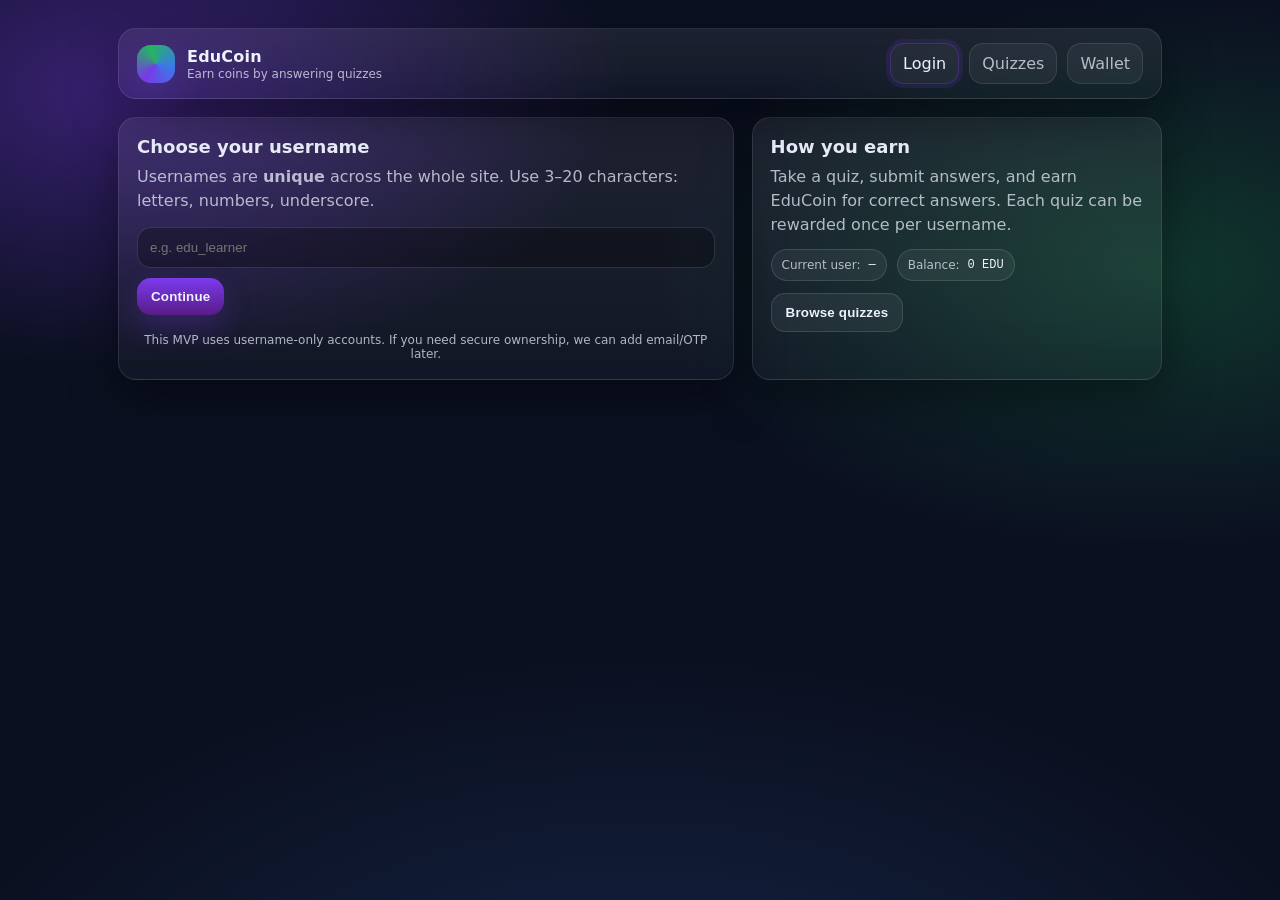
<file: index.html>
<!doctype html>
<html lang="en">
  <head>
    <meta charset="utf-8" />
    <meta name="viewport" content="width=device-width,initial-scale=1" />
    <title>EduCoin — Earn by Learning</title>
    <link rel="stylesheet" href="assets/styles.css" />
  </head>
  <body>
    <div class="container">
      <div class="topbar">
        <div class="brand">
          <div class="logo" aria-hidden="true"></div>
          <div>
            <h1>EduCoin</h1>
            <p>Earn coins by answering quizzes</p>
          </div>
        </div>
        <div class="nav">
          <a data-nav href="index.html" class="active">Login</a>
          <a data-nav href="quizzes.html">Quizzes</a>
          <a data-nav href="wallet.html">Wallet</a>
        </div>
      </div>

      <div class="grid">
        <div class="card">
          <h2>Choose your username</h2>
          <p>
            Usernames are <strong>unique</strong> across the whole site. Use 3–20
            characters: letters, numbers, underscore.
          </p>

          <div style="margin-top: 14px" class="row">
            <input
              id="username"
              class="input"
              placeholder="e.g. edu_learner"
              autocomplete="off"
              maxlength="20"
            />
            <button id="registerBtn" class="btn">Continue</button>
          </div>

          <div id="notice" class="notice" hidden></div>

          <div class="footer">
            This MVP uses username-only accounts. If you need secure ownership,
            we can add email/OTP later.
          </div>
        </div>

        <div class="card">
          <h2>How you earn</h2>
          <p>
            Take a quiz, submit answers, and earn EduCoin for correct answers.
            Each quiz can be rewarded once per username.
          </p>
          <div style="margin-top: 12px" class="row">
            <span class="pill">Current user: <code id="topbarUsername">—</code></span>
            <span class="pill">Balance: <code><span id="topbarBalance">0</span> EDU</code></span>
          </div>
          <div style="margin-top: 12px">
            <button id="goQuizzes" class="btn secondary">Browse quizzes</button>
          </div>
        </div>
      </div>
    </div>

    <script src="assets/app.js"></script>
    <script>
      const usernameEl = EduCoin.$("#username");
      const noticeEl = EduCoin.$("#notice");
      const btn = EduCoin.$("#registerBtn");

      const goQuizzes = EduCoin.$("#goQuizzes");
      goQuizzes.addEventListener("click", () => (location.href = "quizzes.html"));

      const existing = EduCoin.getUsername();
      if (existing) usernameEl.value = existing;

      async function register() {
        EduCoin.hideNotice(noticeEl);
        const username = (usernameEl.value || "").trim();
        if (!EduCoin.usernameIsValid(username)) {
          EduCoin.showNotice(noticeEl, {
            type: "bad",
            title: "Invalid username",
            message: "Use 3–20 chars: letters, numbers, underscore.",
          });
          return;
        }
        btn.disabled = true;
        btn.textContent = "Checking...";
        const res = await EduCoin.api("/api/register", { method: "POST", body: { username } });
        btn.disabled = false;
        btn.textContent = "Continue";

        if (!res?.ok) {
          const error = res?.error || "UNKNOWN";
          if (error === "USERNAME_TAKEN") {
            EduCoin.showNotice(noticeEl, {
              type: "bad",
              title: "Username already taken",
              message: "Please choose another username.",
            });
          } else if (error === "INVALID_USERNAME") {
            EduCoin.showNotice(noticeEl, {
              type: "bad",
              title: "Invalid username",
              message: "Please try a different username format.",
            });
          } else {
            EduCoin.showNotice(noticeEl, {
              type: "bad",
              title: "Something went wrong",
              message: "Please try again in a moment.",
            });
          }
          return;
        }

        EduCoin.setUsername(res.username);
        await EduCoin.refreshTopbar();
        location.href = "quizzes.html";
      }

      btn.addEventListener("click", register);
      usernameEl.addEventListener("keydown", (e) => {
        if (e.key === "Enter") register();
      });
    </script>
  </body>
</html>
</file>
<file: assets/styles.css>
/* Minimal modern styling without frameworks */
:root{
  --bg: #0b1020;
  --panel: rgba(255,255,255,0.06);
  --panel2: rgba(255,255,255,0.09);
  --text: #eef2ff;
  --muted: rgba(238,242,255,0.72);
  --accent: #7c3aed;
  --good: #22c55e;
  --bad: #ef4444;
  --ring: rgba(124,58,237,0.55);
  --shadow: 0 16px 50px rgba(0,0,0,0.4);
  --radius: 18px;
  --radiusSm: 12px;
  --max: 1080px;
  --mono: ui-monospace, SFMono-Regular, Menlo, Monaco, Consolas, "Liberation Mono", "Courier New", monospace;
}

*{box-sizing:border-box}
html,body{height:100%}
body{
  margin:0;
  font-family: ui-sans-serif, system-ui, -apple-system, Segoe UI, Roboto, Helvetica, Arial, "Apple Color Emoji", "Segoe UI Emoji";
  color:var(--text);
  background:
    radial-gradient(900px 500px at 10% 10%, rgba(124,58,237,0.40), transparent 55%),
    radial-gradient(900px 500px at 90% 30%, rgba(34,197,94,0.22), transparent 55%),
    radial-gradient(1200px 700px at 50% 120%, rgba(59,130,246,0.18), transparent 60%),
    var(--bg);
}

a{color:inherit}

.container{
  width:100%;
  max-width:var(--max);
  margin:0 auto;
  padding:28px 18px 64px;
}

.topbar{
  display:flex;
  align-items:center;
  justify-content:space-between;
  gap:12px;
  padding:14px 18px;
  border-radius:var(--radius);
  background:linear-gradient(180deg, rgba(255,255,255,0.08), rgba(255,255,255,0.03));
  border:1px solid rgba(255,255,255,0.10);
  box-shadow: var(--shadow);
  position:sticky;
  top:12px;
  backdrop-filter: blur(12px);
  z-index:20;
}

.brand{
  display:flex;
  align-items:center;
  gap:12px;
  min-width: 220px;
}

.logo{
  width:38px;height:38px;
  border-radius:14px;
  background: conic-gradient(from 220deg, rgba(124,58,237,0.95), rgba(34,197,94,0.9), rgba(59,130,246,0.9), rgba(124,58,237,0.95));
  box-shadow: 0 14px 40px rgba(124,58,237,0.25);
}

.brand h1{
  font-size:16px;
  margin:0;
  letter-spacing:0.2px;
}
.brand p{
  margin:1px 0 0;
  color:var(--muted);
  font-size:12px;
}

.nav{
  display:flex;
  gap:10px;
  flex-wrap:wrap;
  justify-content:flex-end;
}

.nav a{
  text-decoration:none;
  padding:10px 12px;
  border-radius:14px;
  border:1px solid rgba(255,255,255,0.10);
  background: rgba(255,255,255,0.05);
  color: var(--muted);
}
.nav a.active{
  color: var(--text);
  border-color: rgba(124,58,237,0.35);
  box-shadow: 0 0 0 4px rgba(124,58,237,0.13);
}

.grid{
  display:grid;
  grid-template-columns: 1.2fr 0.8fr;
  gap:18px;
  margin-top:18px;
}
@media (max-width: 920px){
  .grid{grid-template-columns:1fr}
  .brand{min-width: unset}
}

.card{
  background: linear-gradient(180deg, rgba(255,255,255,0.08), rgba(255,255,255,0.03));
  border:1px solid rgba(255,255,255,0.10);
  border-radius: var(--radius);
  box-shadow: var(--shadow);
  padding:18px;
}
.card h2{
  margin:0 0 8px;
  font-size:18px;
}
.card p{margin:0;color:var(--muted);line-height:1.5}

.row{display:flex;gap:10px;flex-wrap:wrap;align-items:center}
.spacer{flex:1}

.input{
  width:100%;
  padding:12px 12px;
  border-radius: 14px;
  background: rgba(0,0,0,0.28);
  border:1px solid rgba(255,255,255,0.12);
  color:var(--text);
  outline:none;
}
.input:focus{
  border-color: rgba(124,58,237,0.5);
  box-shadow: 0 0 0 5px rgba(124,58,237,0.13);
}

.btn{
  appearance:none;
  border: none;
  cursor:pointer;
  border-radius: 14px;
  padding: 11px 14px;
  background: linear-gradient(180deg, rgba(124,58,237,1), rgba(88,28,135,1));
  color: var(--text);
  font-weight: 600;
  letter-spacing:0.2px;
  box-shadow: 0 12px 28px rgba(124,58,237,0.25);
}
.btn.secondary{
  background: rgba(255,255,255,0.06);
  border:1px solid rgba(255,255,255,0.12);
  color: var(--text);
  box-shadow: none;
}
.btn:disabled{
  opacity:0.6;
  cursor:not-allowed;
}

.pill{
  display:inline-flex;
  align-items:center;
  gap:8px;
  padding:8px 10px;
  border-radius: 999px;
  border:1px solid rgba(255,255,255,0.12);
  background: rgba(255,255,255,0.06);
  color: var(--muted);
  font-size:12px;
}
.pill code{
  font-family: var(--mono);
  font-size:12px;
  color: var(--text);
}

.notice{
  margin-top:12px;
  padding:12px 12px;
  border-radius: var(--radiusSm);
  border:1px solid rgba(255,255,255,0.12);
  background: rgba(255,255,255,0.04);
  color: var(--muted);
}
.notice.good{border-color: rgba(34,197,94,0.35); box-shadow: 0 0 0 4px rgba(34,197,94,0.10);}
.notice.bad{border-color: rgba(239,68,68,0.35); box-shadow: 0 0 0 4px rgba(239,68,68,0.10);}
.notice strong{color:var(--text)}

.quizList{
  display:grid;
  grid-template-columns: 1fr;
  gap:12px;
  margin-top:12px;
}

.quizItem{
  padding:14px;
  border-radius: var(--radiusSm);
  border:1px solid rgba(255,255,255,0.10);
  background: rgba(255,255,255,0.04);
  display:flex;
  align-items:flex-start;
  gap:12px;
}
.quizItem h3{
  margin:0;
  font-size:16px;
}
.quizItem p{margin:6px 0 0; color:var(--muted); font-size:13px}

.badge{
  flex:0 0 auto;
  border-radius: 14px;
  padding: 8px 10px;
  background: rgba(124,58,237,0.18);
  border:1px solid rgba(124,58,237,0.25);
  color: var(--text);
  font-weight: 700;
  font-size: 12px;
}

.q{
  margin-top:14px;
  padding:14px;
  border-radius: var(--radiusSm);
  border:1px solid rgba(255,255,255,0.10);
  background: rgba(255,255,255,0.04);
}
.q h3{margin:0 0 8px;font-size:15px}
.choices{display:grid;gap:8px}
.choice{
  display:flex;
  align-items:center;
  gap:10px;
  padding:10px 10px;
  border-radius: 14px;
  border:1px solid rgba(255,255,255,0.10);
  background: rgba(0,0,0,0.18);
  cursor:pointer;
}
.choice input{accent-color: var(--accent)}
.choice:hover{border-color: rgba(124,58,237,0.35)}

.footer{
  margin-top:18px;
  color: var(--muted);
  font-size:12px;
  text-align:center;
}
</file>
